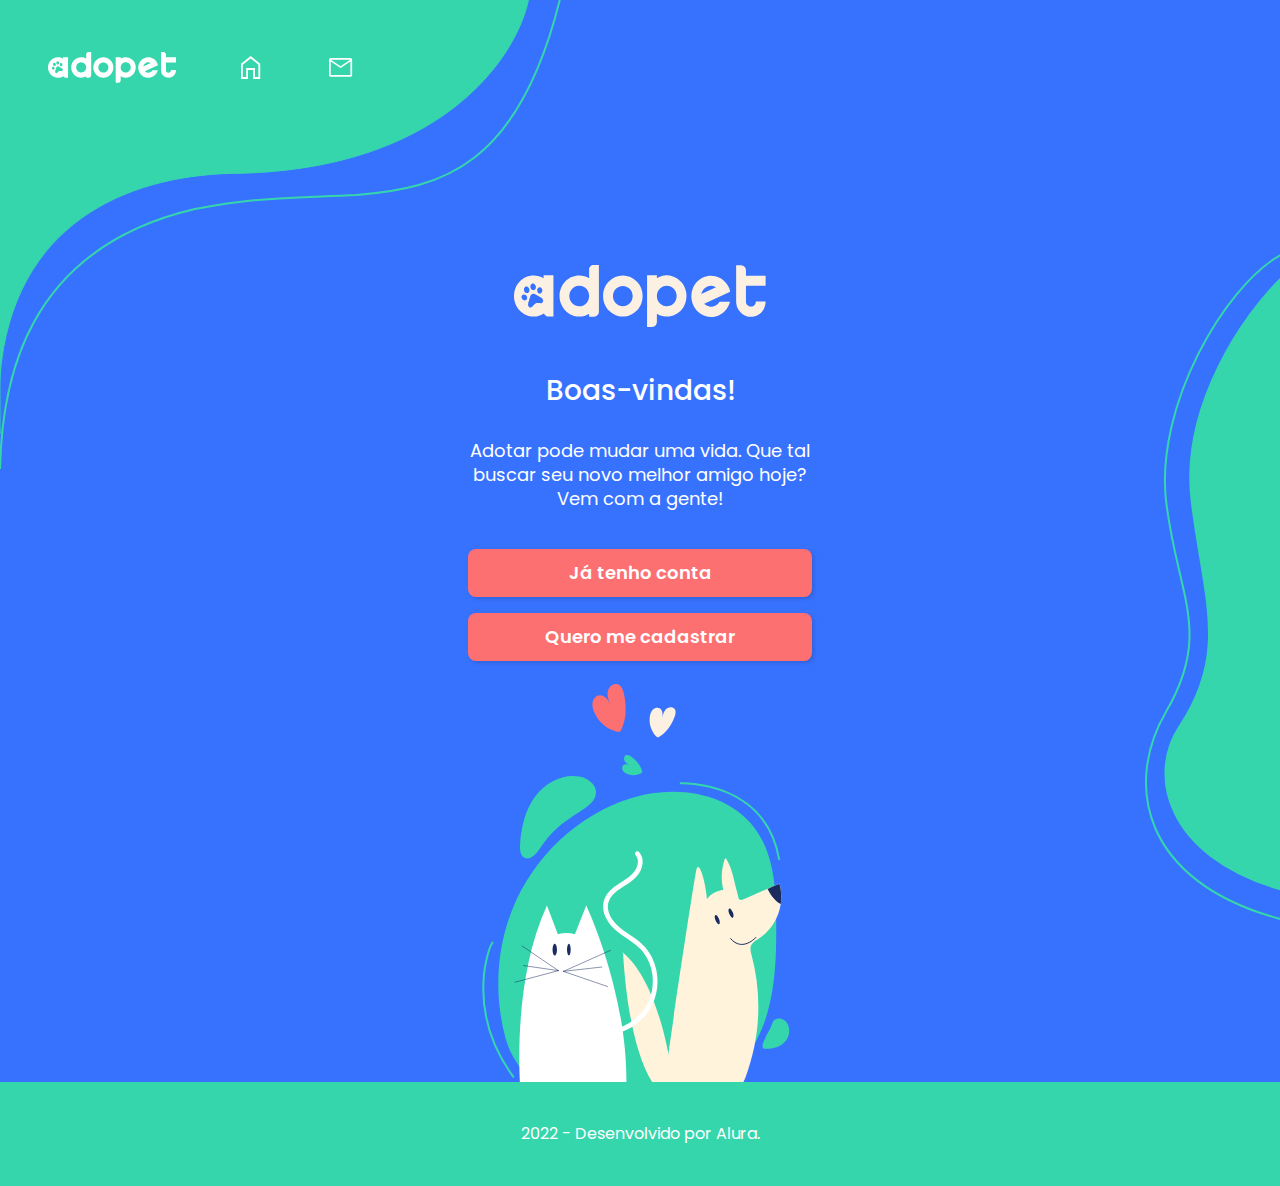
<file: index.html>
<!DOCTYPE html>
<html lang="pt-BR">
  <head>
    <meta charset="UTF-8" />
    <meta name="viewport" content="width=device-width, initial-scale=1.0" />
    <title>adopet - Boas-vindas!</title>
    <link rel="preconnect" href="https://fonts.googleapis.com" />
    <link rel="preconnect" href="https://fonts.gstatic.com" crossorigin />
    <link href="https://fonts.googleapis.com/css2?family=IBM+Plex+Sans:wght@500&family=Poppins:wght@400;600&display=swap" rel="stylesheet" />
    <link rel="stylesheet" href="assets/css/base/reset.css" />
    <link rel="stylesheet" href="assets/css/base/base.css" />
    <link rel="stylesheet" href="assets/css/componentes/botao.css" />
    <link rel="stylesheet" href="assets/css/componentes/cabecalho.css" />
    <link rel="stylesheet" href="assets/css/componentes/chamada.css" />
    <link rel="stylesheet" href="assets/css/componentes/rodape.css" />
    <link rel="stylesheet" href="assets/css/style-index.css" />
  </head>

  <body class="fundo__inicial">
    <header class="cabecalho">
      <section class="cabecalho__container home">
        <nav class="cabecalho__icones">
          <a href="/index.html" class="icone__cabecalho cabecalho__logo">
            <img src="assets/img/Logo_cabecalho.svg" class="cabecalho__logo_icone" alt="Logo da adopet" />
          </a>
          <a href="/index.html" class="icone__cabecalho cabecalho__home">
            <img src="assets/img/Casa.svg" class="cabecalho__home_icone" alt="Home" />
          </a>
          <a href="/mensagem.html" class="icone__cabecalho cabecalho__contato">
            <img src="assets/img/Mensagens.svg" class="cabecalho__contato_icone" alt="Contatos" />
          </a>
        </nav>
      </section>
    </header>
    <main>
      <section class="chamada__container">
        <section class="logo__index">
          
        </section>
        <h3 class="chamada__titulo">Boas-vindas!</h3>
        <p class="chamada__texto">Que tal mudar sua vida adotando seu novo melhor amigo? Vem com a gente!</p>
        <p class="chamada__texto__2">Adotar pode mudar uma vida. Que tal buscar seu novo melhor amigo hoje?
          Vem com a gente!</p>
        <section class="botao__container">
          <button class="botao"><a href="/login.html">Já tenho conta</a></button>
          <button class="botao"><a href="/cadastro.html">Quero me cadastrar</a></button>
        </section>
      </section>
      <!-- <section class="ilustracao__container">
      <img src="/assets/img/Ilustração 1.svg" class="ilustracao__1">
      </section> -->
    </main>
    <footer>
      <section class="rodape rodape__inicial">
        <p>2022 - Desenvolvido por Alura.</p>
      </section>
    </footer>
  </body>
</html>
</file>
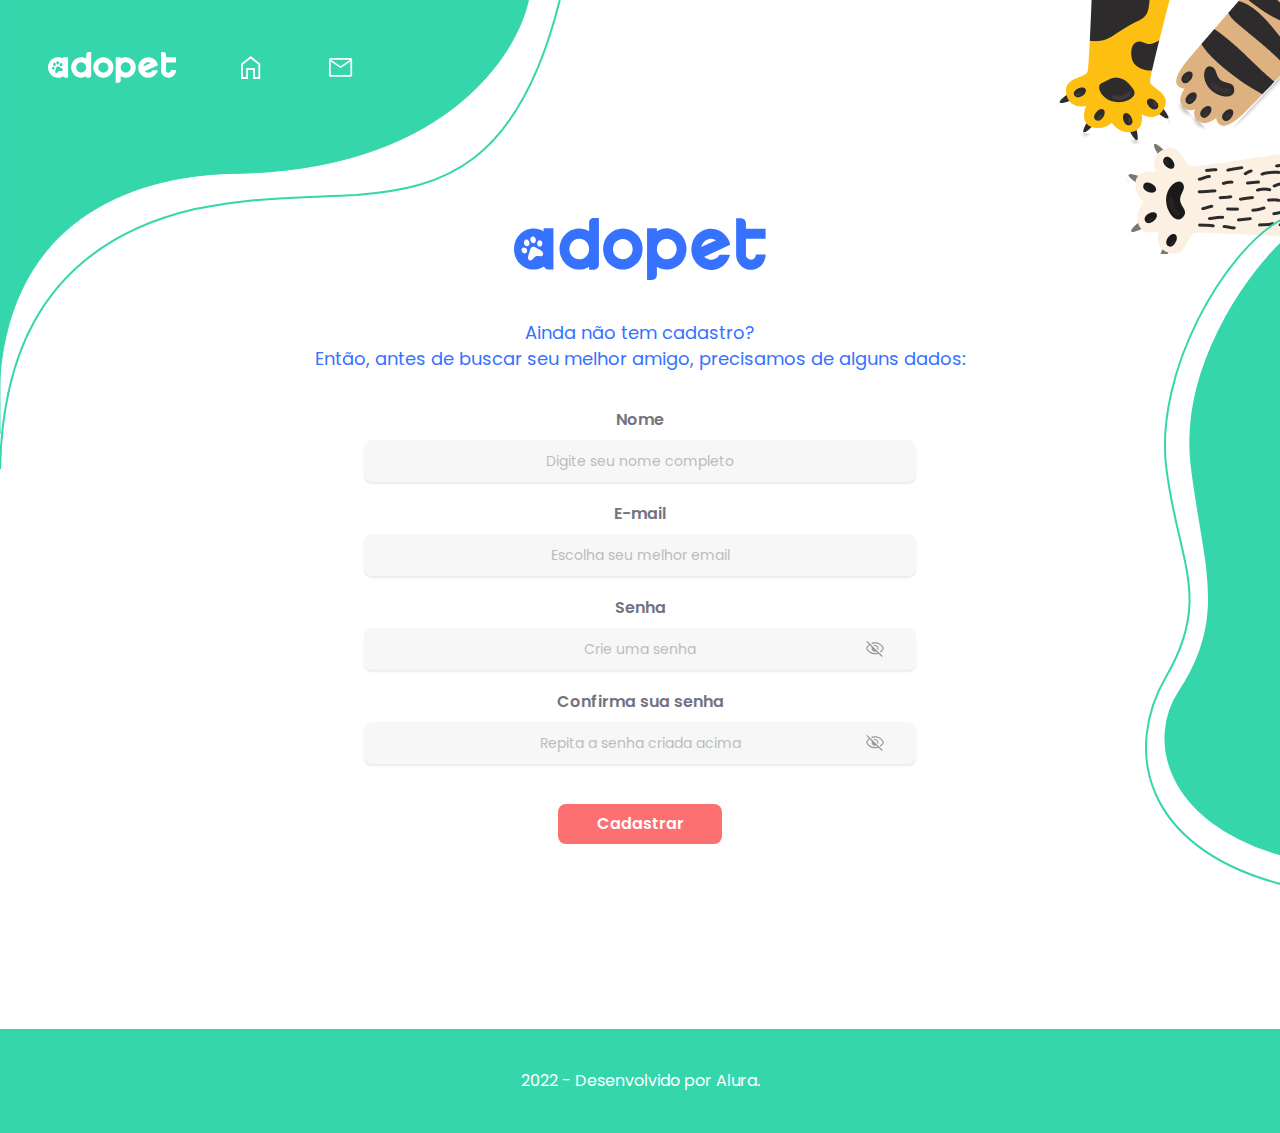
<file: cadastro.html>
<!DOCTYPE html>
<html lang="pt-BR">
  <head>
    <meta charset="UTF-8" />
    <meta name="viewport" content="width=device-width, initial-scale=1.0" />
    <title>adopet - Cadastre-se</title>
    <link rel="preconnect" href="https://fonts.googleapis.com" />
    <link rel="preconnect" href="https://fonts.gstatic.com" crossorigin />
    <link href="https://fonts.googleapis.com/css2?family=IBM+Plex+Sans:wght@500&family=Poppins:wght@400;600&display=swap" rel="stylesheet" />
    <link rel="stylesheet" href="assets/css/base/reset.css" />
    <link rel="stylesheet" href="assets/css/base/base.css" />
    <link rel="stylesheet" href="assets/css/componentes/botao.css" />
    <link rel="stylesheet" href="assets/css/componentes/cabecalho.css" />
    <link rel="stylesheet" href="assets/css/componentes/formulario.css" />
    <link rel="stylesheet" href="assets/css/componentes/rodape.css" />
    <link rel="stylesheet" href="assets/css/style-cadastro.css">
  </head>

  <body class="fundo__cadastro">
    <header class="cabecalho cabecalho__patas">
      <section class="cabecalho__container home">
        <nav class="cabecalho__icones">
          <a href="#" class="icone__cabecalho cabecalho__logo">
            <img src="assets/img/Logo_cabecalho.svg" class="cabecalho__logo_icone" alt="Logo da adopet" />
          </a>
          <a href="/index.html" class="icone__cabecalho cabecalho__home">
            <img src="assets/img/Casa.svg" class="cabecalho__home_icone" alt="Home" />
          </a>
          <a href="/mensagem.html" class="icone__cabecalho cabecalho__contato">
            <img src="assets/img/Mensagens.svg" class="cabecalho__contato_icone" alt="Contatos" />
          </a>
        </nav>
      </section>
    </header>
    <main>
      <section class="container chamada__container">
        <section class="logo__container">
          
        </section>
        <p class="chamada__cadastro">Ainda não tem cadastro?</p>
        <p class="chamada__cadastro">Então, antes de buscar seu melhor amigo, precisamos de alguns dados:</p>
      </section>
      <form class="formulario__container formulario_tipo_1" id="formulario__cadastro">
        <div class="input__container" id="email__usuario">
          <label class="label__cadastro" for="email">E-mail</label>
          <input class="input_cadastro" type="email" placeholder="Escolha seu melhor email" aria-label="Escolha seu melhor email" id="email" data-email required>
        </div>
        
        <div class="input__container" id="nome__usuario">
          <abell class="label__cadastro" for="nome">Nome</abell>
          <input class="input_cadastro" type="text" placeholder="Digite seu nome completo" aria-label="Digite seu nome completo" id="nome" pattern="^(?=.*[a-zA-Z]).{2,}$" title="O nome deve conter pelo menos duas letras." data-nome required>
        </div>
        
        <div class="input__container" id="senha__usuario">
          <label class="label__cadastro" for="senha">Senha</label>
          <input class="input_cadastro" type="password" placeholder="Crie uma senha" aria-label="Crie uma senha" id="senha" pattern="^(?=.*[a-z])(?=.*[0-9])(?!.*[ !@#$%^&*_=+-]).{6,12}$"  title="A senha deve conter de 6 a 12 caracteres, contendo pelo menos uma letra maiúscula, um número, e não deve conter símbolos (!@#$%^&*_=+-)." data-senha required>
          <i class="toggle__senha"><img src="/assets/img/Vector-password.svg" alt=""></i>
        </div>

        <div class="input__container" id="confirma__senha">
          <label class="label__cadastro" for="confirma_senha">Confirma sua senha</label><br>
          <input class="input_cadastro" type="password" placeholder="Repita a senha criada acima" aria-label="Repita a senha criada acima" id="confirma_senha" pattern="^(?=.*[a-z])(?=.*[0-9])(?!.*[ !@#$%^&*_=+-]).{6,12}$" title="A senha deve conter de 6 a 12 caracteres, contendo pelo menos uma letra maiúscula, um número, e não deve conter símbolos (!@#$%^&*_=+-)." data-confirma-senha required>
          <i class="toggle__senha"><img src="/assets/img/Vector-password.svg" alt=""></i>
        </div>
        <div>
        <button class="botao botao__cadastro">Cadastrar</button>
        </div>
      </form>
    </main>
    <footer>
      <section class="rodape">
        <p>2022 - Desenvolvido por Alura.</p>
      </section>
    </footer>
  </body>
  <script type="module" src="/assets/js/controller/cadastro-controller.js"></script>
</html>
</input>
</file>
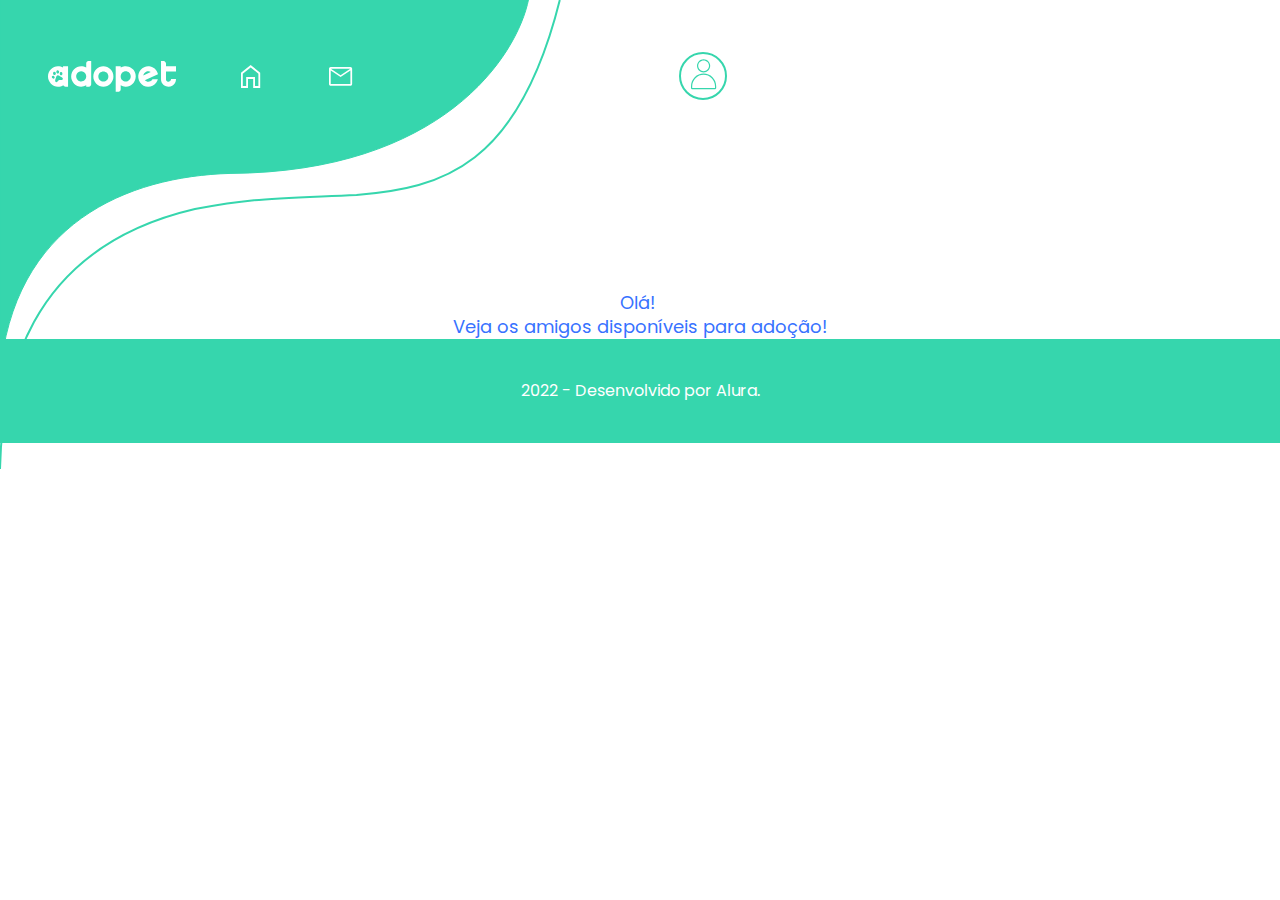
<file: home.html>
<!DOCTYPE html>
<html lang="pt-BR">
  <head>
    <meta charset="UTF-8" />
    <meta name="viewport" content="width=device-width, initial-scale=1.0" />
    <title>adopet - Login</title>
    <link rel="preconnect" href="https://fonts.googleapis.com" />
    <link rel="preconnect" href="https://fonts.gstatic.com" crossorigin />
    <link href="https://fonts.googleapis.com/css2?family=IBM+Plex+Sans:wght@500&family=Poppins:wght@400;600&display=swap" rel="stylesheet" />
    <link rel="stylesheet" href="assets/css/base/reset.css" />
    <link rel="stylesheet" href="assets/css/base/base.css" />
    <link rel="stylesheet" href="assets/css/componentes/botao.css" />
    <link rel="stylesheet" href="assets/css/componentes/cabecalho.css" />
    <link rel="stylesheet" href="assets/css/componentes/formulario.css" />
    <link rel="stylesheet" href="assets/css/componentes/rodape.css" />
    <link rel="stylesheet" href="assets/css/style-home.css"/>
  </head>

  <body class="fundo__cadastro">
    <header class="cabecalho">
      <section class="cabecalho__container home">
        <nav class="cabecalho__icones">
          <a href="#" class="icone__cabecalho cabecalho__logo">
            <img src="assets/img/Logo_cabecalho.svg" class="cabecalho__logo_icone" alt="Logo da adopet" />
          </a>
          <a href="/index.html" class="icone__cabecalho cabecalho__home">
            <img src="assets/img/Casa.svg" class="cabecalho__home_icone" alt="Home" />
          </a>
          <a href="/mensagem.html" class="icone__cabecalho cabecalho__contato">
            <img src="assets/img/Mensagens.svg" class="cabecalho__contato_icone" alt="Contatos" />
          </a>
          <a href="#" class="icone__cabecalho cabecalho__usuario">
            <img src="assets/img/Usuário.svg" class="cabecalho__usuario_icone_pequeno" alt="Contatos" />
            <img src="assets/img/Usuário_768px.svg" class="cabecalho__usuario_icone_medio" alt="Contatos" />
            <img src="assets/img/Usuário_1440px.svg" class="cabecalho__usuario_icone_grande" alt="Contatos" />
          </a>
        </nav>
      </section>
    </header>
    <main>
      <section class="container chamada__container">
        <p class="chamada__mensagem">Olá!&nbsp;</p><p class="chamada__mensagem">Veja os amigos disponíveis para adoção!</>
      </section>
      <section class="container__disponiveis">
        <ul class="lista__disponiveis">
        </ul>
      </section>

    <footer>
      <section class="rodape">
        <p>2022 - Desenvolvido por Alura.</p>
      </section>
    </footer>
    </body>
    <script type="module" src="/assets/js/controller/home-controller.js"></script>
    </html>
</file>
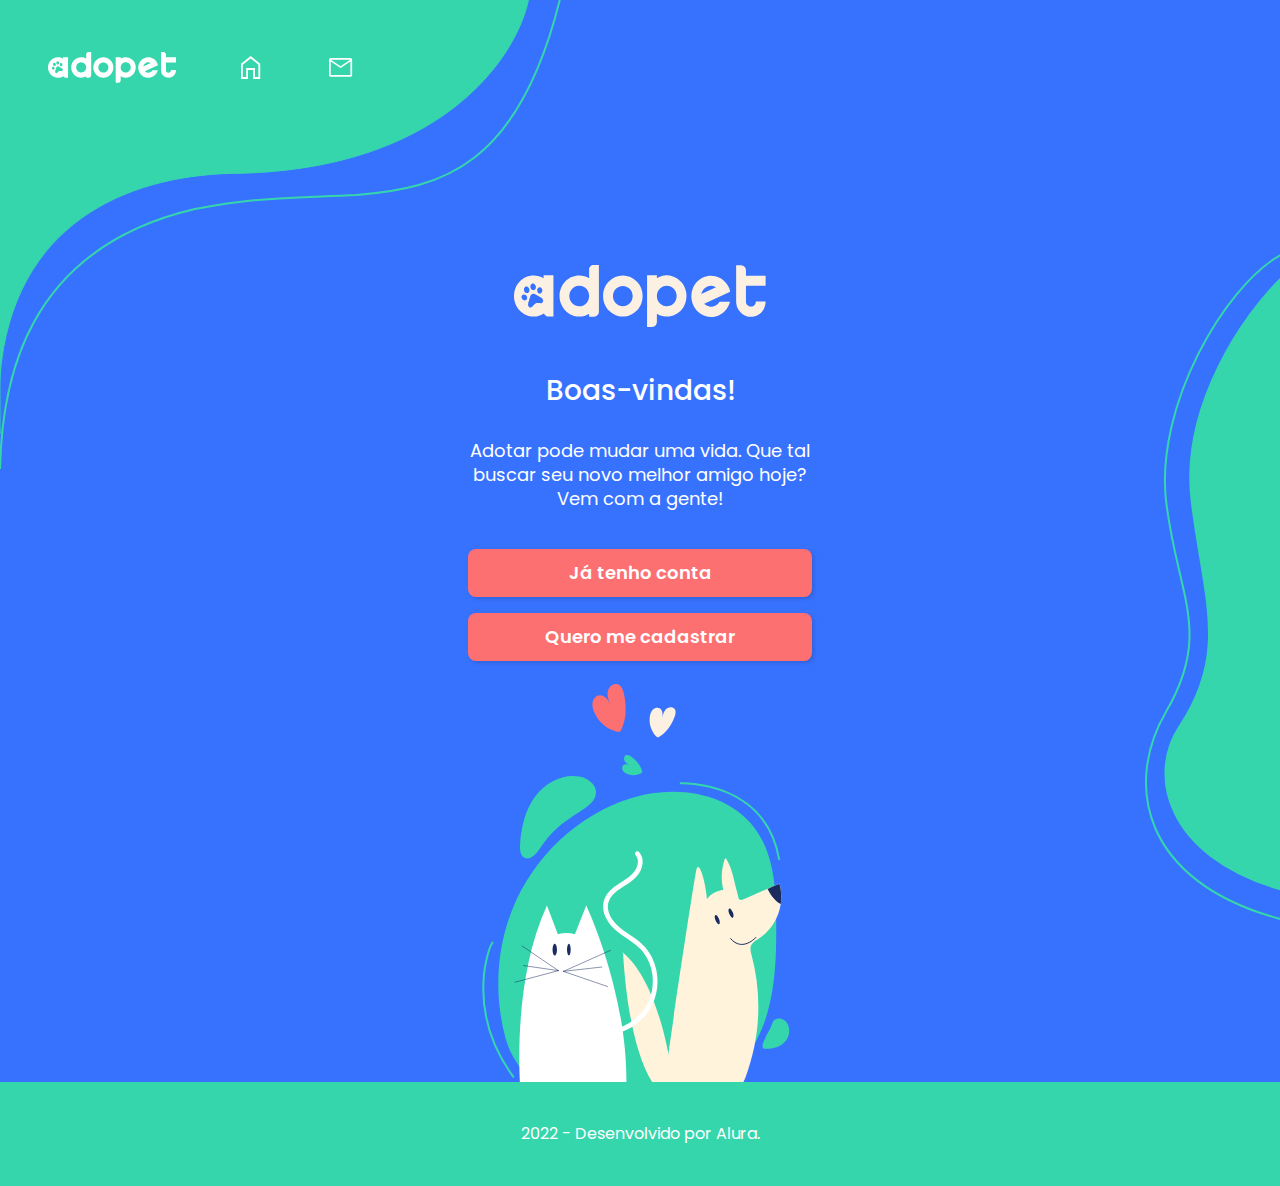
<file: inicial.html>
<!DOCTYPE html>
<html lang="pt-BR">
  <head>
    <meta charset="UTF-8" />
    <meta name="viewport" content="width=device-width, initial-scale=1.0" />
    <title>adopet - Boas-vindas!</title>
    <link rel="preconnect" href="https://fonts.googleapis.com" />
    <link rel="preconnect" href="https://fonts.gstatic.com" crossorigin />
    <link href="https://fonts.googleapis.com/css2?family=IBM+Plex+Sans:wght@500&family=Poppins:wght@400;600&display=swap" rel="stylesheet" />
    <link rel="stylesheet" href="assets/css/base/reset.css" />
    <link rel="stylesheet" href="assets/css/base/base.css" />
    <link rel="stylesheet" href="assets/css/componentes/botao.css" />
    <link rel="stylesheet" href="assets/css/componentes/cabecalho.css" />
    <link rel="stylesheet" href="assets/css/componentes/chamada.css" />
    <link rel="stylesheet" href="assets/css/componentes/rodape.css" />
    <link rel="stylesheet" href="assets/css/style-index.css" />
  </head>

  <body class="fundo__inicial">
    <header class="cabecalho">
      <section class="cabecalho__container home">
        <nav class="cabecalho__icones">
          <a href="#" class="icone__cabecalho cabecalho__logo">
            <img src="assets/img/Logo_cabecalho.svg" class="cabecalho__logo_icone" alt="Logo da adopet" />
          </a>
          <a href="#" class="icone__cabecalho cabecalho__home">
            <img src="assets/img/Casa.svg" class="cabecalho__home_icone" alt="Home" />
          </a>
          <a href="#" class="icone__cabecalho cabecalho__contato">
            <img src="assets/img/Mensagens.svg" class="cabecalho__contato_icone" alt="Contatos" />
          </a>
        </nav>
      </section>
    </header>
    <main>
      <section class="chamada__container">
        <section class="logo__index">
          
        </section>
        <h3 class="chamada__titulo">Boas-vindas!</h3>
        <p class="chamada__texto">Que tal mudar sua vida adotando seu novo melhor amigo? Vem com a gente!</p>
        <p class="chamada__texto__2">Adotar pode mudar uma vida. Que tal buscar seu novo melhor amigo hoje?
          Vem com a gente!</p>
        <section class="botao__container">
          <button class="botao"><a href="/login.html">Já tenho conta</a></button>
          <button class="botao"><a href="/cadastro.html">Quero me cadastrar</a></button>
        </section>
      </section>
      <!-- <section class="ilustracao__container">
      <img src="/assets/img/Ilustração 1.svg" class="ilustracao__1">
      </section> -->
    </main>
    <footer>
      <section class="rodape rodape__inicial">
        <p>2022 - Desenvolvido por Alura.</p>
      </section>
    </footer>
  </body>
</html>
</file>
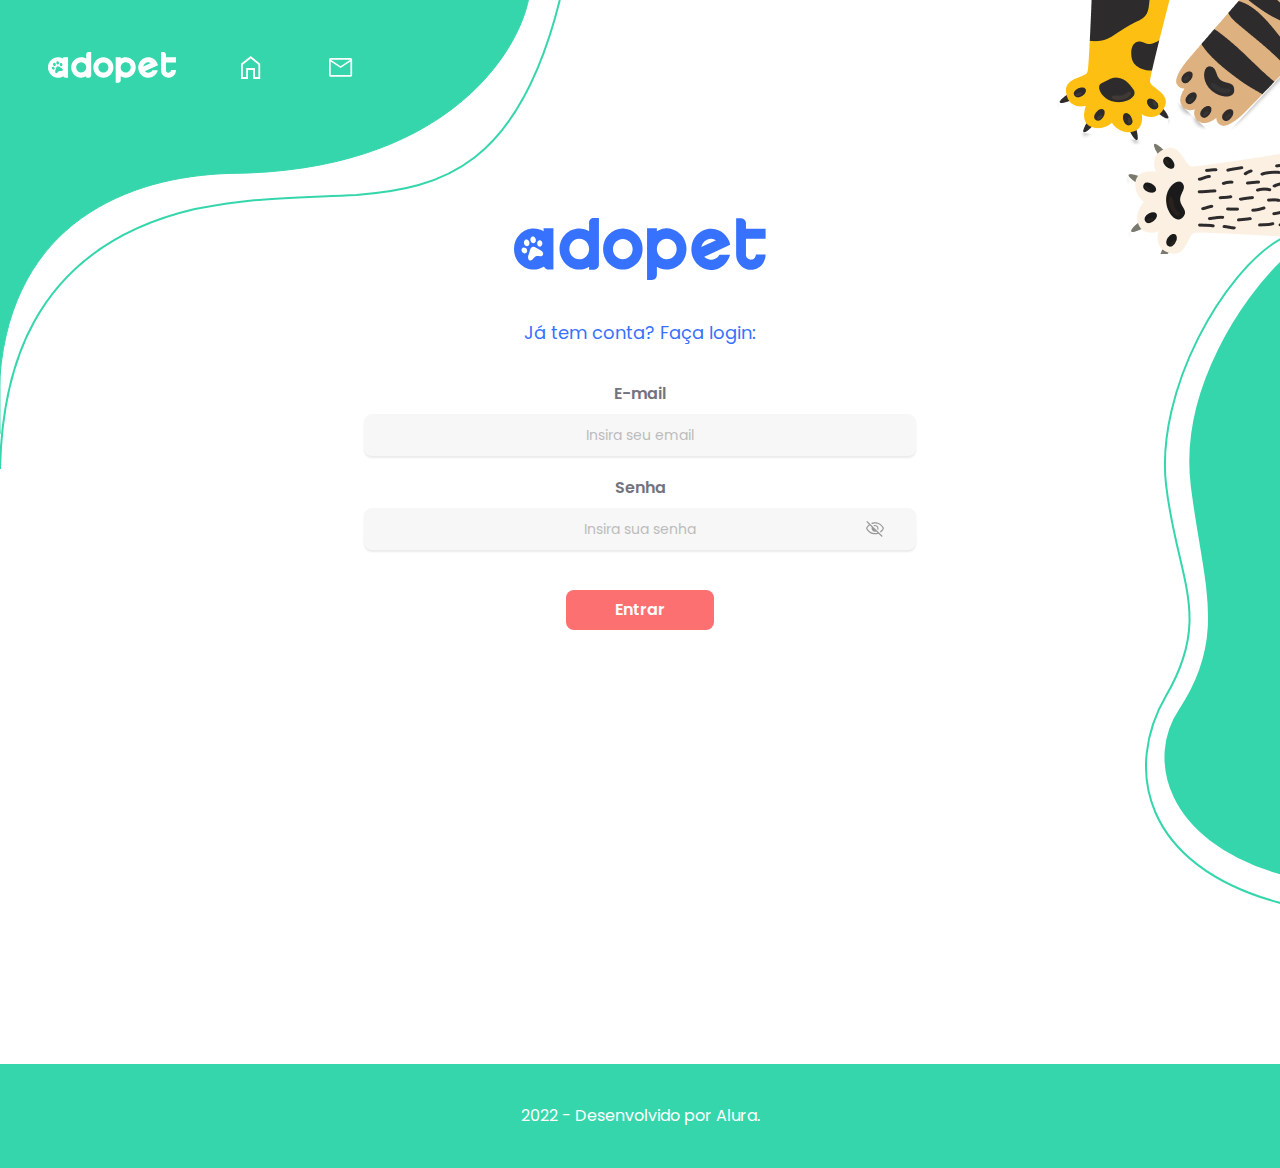
<file: login.html>
<!DOCTYPE html>
<html lang="pt-BR">
  <head>
    <meta charset="UTF-8" />
    <meta name="viewport" content="width=device-width, initial-scale=1.0" />
    <title>adopet - Login</title>
    <link rel="preconnect" href="https://fonts.googleapis.com" />
    <link rel="preconnect" href="https://fonts.gstatic.com" crossorigin />
    <link href="https://fonts.googleapis.com/css2?family=IBM+Plex+Sans:wght@500&family=Poppins:wght@400;600&display=swap" rel="stylesheet" />
    <link rel="stylesheet" href="assets/css/base/reset.css" />
    <link rel="stylesheet" href="assets/css/base/base.css" />
    <link rel="stylesheet" href="assets/css/componentes/botao.css" />
    <link rel="stylesheet" href="assets/css/componentes/cabecalho.css" />
    <link rel="stylesheet" href="assets/css/componentes/formulario.css" />
    <link rel="stylesheet" href="assets/css/componentes/rodape.css" />
    <link rel="stylesheet" href="assets/css/style-login.css">
  </head>

  <body class="fundo__cadastro">
    <header class="cabecalho cabecalho__patas">
      <section class="cabecalho__container home">
        <nav class="cabecalho__icones">
          <a href="#" class="icone__cabecalho cabecalho__logo">
            <img src="assets/img/Logo_cabecalho.svg" class="cabecalho__logo_icone" alt="Logo da adopet" />
          </a>
          <a href="/index.html" class="icone__cabecalho cabecalho__home">
            <img src="assets/img/Casa.svg" class="cabecalho__home_icone" alt="Home" />
          </a>
          <a href="/mensagem.html" class="icone__cabecalho cabecalho__contato">
            <img src="assets/img/Mensagens.svg" class="cabecalho__contato_icone" alt="Contatos" />
          </a>
        </nav>
      </section>
    </header>
    <main>
      <section class="container chamada__container">
        <section class="logo__container">
          
          </a>
        </section>
        <p class="chamada__cadastro">Já tem conta? Faça login:</p>
      </section>
      <form class="formulario__container">
        <div class="input__container">
        <label class="label__cadastro" for="email">E-mail</label>
        <input class="input_cadastro input__login__email" type="email" placeholder="Insira seu email" aria-label="Insira seu email" id="email" data-email required>
        </div>
        
        <div class="input__container">
        <label class="label__cadastro" for="senha">Senha</label>
        <input class="input_cadastro input__login__senha" type="password" placeholder="Insira sua senha" aria-label="Insira sua senha" id="senha" data-senha required>
        <i class="toggle__senha"><img src="/assets/img/Vector-password.svg" alt=""></i>
        </div>
        <a class="recuperar__senha" href="#">Esqueci minha senha.</a>
        <button class="botao botao__login">Entrar</button>
      </form>
      
    </main>
    <footer>
      <section class="rodape">
        <p>2022 - Desenvolvido por Alura.</p>
      </section>
    </footer>
  </body>
  <script type="module" src="/assets/js/controller/login-controller.js"></script>
</html>

</input>
</file>
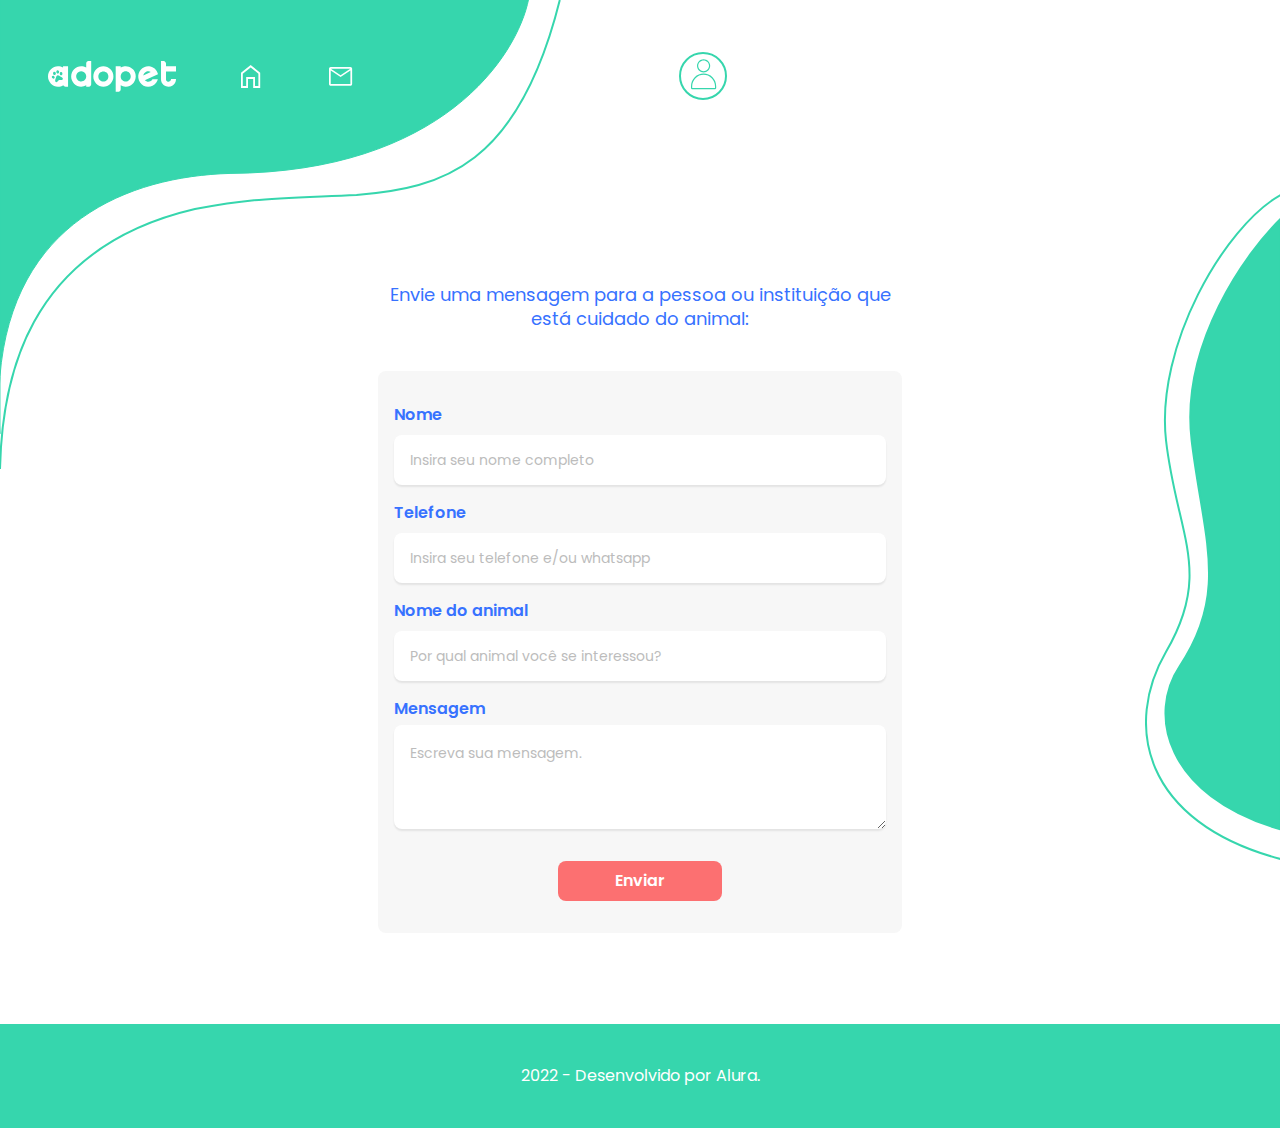
<file: mensagem.html>
<!DOCTYPE html>
<html lang="pt-BR">
  <head>
    <meta charset="UTF-8" />
    <meta name="viewport" content="width=device-width, initial-scale=1.0" />
    <title>adopet - Login</title>
    <link rel="preconnect" href="https://fonts.googleapis.com" />
    <link rel="preconnect" href="https://fonts.gstatic.com" crossorigin />
    <link href="https://fonts.googleapis.com/css2?family=IBM+Plex+Sans:wght@500&family=Poppins:wght@400;600&display=swap" rel="stylesheet" />
    <link rel="stylesheet" href="assets/css/base/reset.css" />
    <link rel="stylesheet" href="assets/css/base/base.css" />
  
    <link rel="stylesheet" href="assets/css/componentes/botao.css" />
    <link rel="stylesheet" href="assets/css/componentes/cabecalho.css" />
    <link rel="stylesheet" href="assets/css/componentes/formulario.css" />
    <link rel="stylesheet" href="assets/css/componentes/rodape.css" />
    <link rel="stylesheet" href="assets/css/style-mensagem-perfil.css"/>
  </head>

  <body class="fundo__cadastro">
    <header class="cabecalho">
      <section class="cabecalho__container home">
        <nav class="cabecalho__icones">
          <a href="#" class="icone__cabecalho cabecalho__logo">
            <img src="assets/img/Logo_cabecalho.svg" class="cabecalho__logo_icone" alt="Logo da adopet" />
          </a>
          <a href="/index.html" class="icone__cabecalho cabecalho__home">
            <img src="assets/img/Casa.svg" class="cabecalho__home_icone" alt="Home" />
          </a>
          <a href="/mensagem.html" class="icone__cabecalho cabecalho__contato">
            <img src="assets/img/Mensagens.svg" class="cabecalho__contato_icone" alt="Contatos" />
          </a>
          <a href="#" class="icone__cabecalho cabecalho__usuario">
            <img src="assets/img/Usuário.svg" class="cabecalho__usuario_icone_pequeno" alt="Contatos" />
            <img src="assets/img/Usuário_768px.svg" class="cabecalho__usuario_icone_medio" alt="Contatos" />
            <img src="assets/img/Usuário_1440px.svg" class="cabecalho__usuario_icone_grande" alt="Contatos" />
          </a>
        </nav>
      </section>
    </header>
    <main>
      <section class="container chamada__container">
        <p class="chamada__mensagem">Envie uma mensagem para a pessoa ou instituição que está cuidado do animal:</p>
      </section>
      <form class="formulario__container">
        <div class="input__container">
          <label class="label__mensagem" for="email">Nome</label>
          <input class="input__mensagem" type="text" placeholder="Insira seu nome completo" aria-label="Insira seu nome completo" id="text">
        </div>

        <div class="input__container">
          <label class="label__mensagem" for="email">Telefone</label>
          <input class="input__mensagem" type="text" placeholder="Insira seu telefone e/ou whatsapp" aria-label="Insira seu telefone e/ou whatsapp" id="text">
        </div>

          <div class="input__container">
            <label class="label__mensagem" for="email">Nome do animal</label>
            <input class="input__mensagem" type="text" placeholder="Por qual animal você se interessou?" aria-label="Por qual animal você se interessou?" id="text">
          </div>

          <div class="input__container">
            <label class="label__mensagem" for="email">Mensagem</label>
            <textarea class="input__mensagem input__campo__mensagem" type="text" placeholder="Escreva sua mensagem." aria-label="Escreva sua mensagem." id="text"></textarea>
          </div>
          <button class="botao botao__mensagem">Enviar</button>
          </form>
        </main>
        <footer>
          <section class="rodape">
            <p>2022 - Desenvolvido por Alura.</p>
          </section>
        </footer>
      </body>
    </html>
</file>
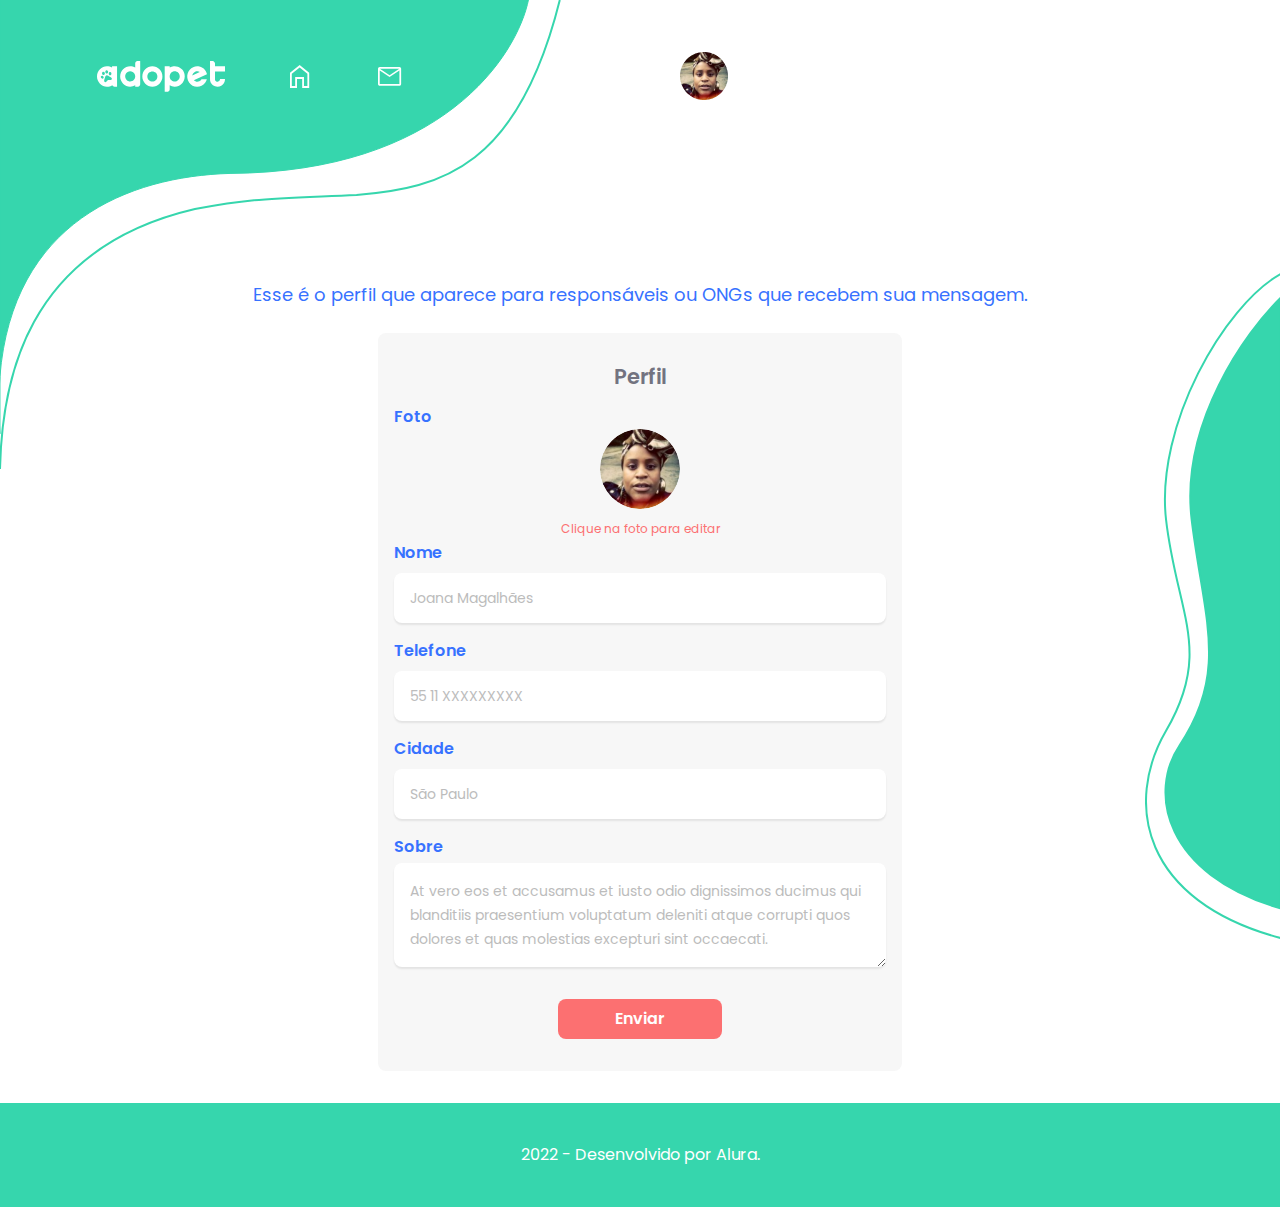
<file: perfil.html>
<!DOCTYPE html>
<html lang="pt-BR">
  <head>
    <meta charset="UTF-8" />
    <meta name="viewport" content="width=device-width, initial-scale=1.0" />
    <title>adopet - Login</title>
    <link rel="preconnect" href="https://fonts.googleapis.com" />
    <link rel="preconnect" href="https://fonts.gstatic.com" crossorigin />
    <link href="https://fonts.googleapis.com/css2?family=IBM+Plex+Sans:wght@500&family=Poppins:wght@400;600&display=swap" rel="stylesheet" />
    <link rel="stylesheet" href="assets/css/base/reset.css" />
    <link rel="stylesheet" href="assets/css/base/base.css" />
  
    <link rel="stylesheet" href="assets/css/componentes/botao.css" />
    <link rel="stylesheet" href="assets/css/componentes/cabecalho.css" />
    <link rel="stylesheet" href="assets/css/componentes/formulario.css" />
    <link rel="stylesheet" href="assets/css/componentes/rodape.css" />
    <link rel="stylesheet" href="assets/css/style-mensagem-perfil.css"/>
  </head>

  <body class="fundo__cadastro">
    <header class="cabecalho">
      <section class="cabecalho__container home">
        <nav class="cabecalho__icones">
          <a href="#" class="icone__cabecalho cabecalho__logo__perfil">
            <img src="assets/img/Logo_cabecalho.svg" class="cabecalho__logo_icone" alt="Logo da adopet" />
          </a>
          <a href="/index.html" class="icone__cabecalho cabecalho__home">
            <img src="assets/img/Casa.svg" class="cabecalho__home_icone" alt="Home" />
          </a>
          <a href="/mensagem.html" class="icone__cabecalho cabecalho__contato">
            <img src="assets/img/Mensagens.svg" class="cabecalho__contato_icone" alt="Contatos" />
          </a>
          <a href="#" class="icone__cabecalho cabecalho__usuario__perfil">
            <img src="assets/img/Ellipse 1.png" class="cabecalho__usuario_icone_pequeno" alt="Contatos" />
            <img src="assets/img/Ellipse_1_768px.png" class="cabecalho__usuario_icone_medio" alt="Contatos" />
            <img src="assets/img/Ellipse_1_1440px.png" class="cabecalho__usuario_icone_grande" alt="Contatos" />
          </a>
        </nav>
      </section>
    </header>
    <main>
      <section class="container chamada__container__perfil">
        <p class="chamada__mensagem">Esse é o perfil que aparece para responsáveis ou ONGs que recebem sua mensagem.</p>
      </section>
      <form class="formulario__container__perfil">
        <p class="formulario__titulo">Perfil</p>

        <div class="foto__container">
          <label class="label__mensagem">Foto</label>
          <!-- <img class="formulario__foto-perfil" src="/assets/img/Ellipse 2.png" alt="Sua foto de perfil."> -->
          <a href="#" class="perfil__editar__foto"> 
            <img class="formulario__foto-perfil" src="/assets/img/Ellipse 2.png" alt="Sua foto de perfil."><br>
            Clique na foto para editar</a>
        </div>

        <div class="input__container">
          <label class="label__mensagem" for="nome">Nome</label>
          <input class="input__mensagem" placeholder="Joana Magalhães" aria-label="Joana Magalhães" id="nome">
        </div>

        <div class="input__container">
          <label class="label__mensagem" for="telefone">Telefone</label>
          <input class="input__mensagem" placeholder="55 11 XXXXXXXXX" aria-label="55 11 XXXXXXXXX" id="telefone">
        </div>

          <div class="input__container">
            <label class="label__mensagem" for="cidade">Cidade</label>
            <input class="input__mensagem" placeholder="São Paulo" aria-label="São Paulo" id="cidade">
          </div>

          <div class="input__container">
            <label class="label__mensagem" for="sobre">Sobre</label>
            <textarea class="input__mensagem input__campo__sobre" type="text" placeholder="At vero eos et accusamus et iusto odio dignissimos ducimus qui blanditiis praesentium voluptatum deleniti atque corrupti quos dolores et quas molestias excepturi sint occaecati." aria-label="At vero eos et accusamus et iusto odio dignissimos ducimus qui blanditiis praesentium voluptatum deleniti atque corrupti quos dolores et quas molestias excepturi sint occaecati." id="sobre"></textarea>
          </div>
          <button class="botao botao__mensagem">Enviar</button>
          </form>
        </main>
        <footer>
          <section class="rodape">
            <p>2022 - Desenvolvido por Alura.</p>
          </section>
        </footer>
      </body>
    </html>
</file>
<file: assets/css/base/base.css>
@import url(_variaveis.css);
@import url(../componentes/chamada.css);

body {
  background-image: url(../../img/Forma_1_360px.svg);
  background-repeat: no-repeat;
}

main {
  display: flex;
  flex-direction: column;
  align-items: center;
  width: 100%;
}

@media (min-width: 768px) {
  body {
    background-image: url(../../img/Forma_1_768px.svg);
    background-repeat: no-repeat;
  }
}
</file>
<file: assets/css/componentes/botao.css>
.botao {
  background-color: var(--coral);
  border-radius: 8px;
  color: var(--branco);
  font: var(--botao);
  margin-top: 1rem;
  border: none;
  height: 2.5rem;
  width: 11.25rem;
  box-shadow: 2px 2px 4px #00000025;
  padding: 0;
}

.botao__cadastro {
  margin-top: 1.5rem;
  margin-bottom: 6.5rem;
  width: 9.25rem;
  box-shadow: none;
}

.botao__mensagem {
  margin-top: 1rem;
  margin-bottom: 2rem;
  width: 9.25rem;
  box-shadow: none;
}

.botao__login {
  margin-top: 1.5rem;
  margin-bottom: 16rem;
  width: 9.25rem;
  box-shadow: none;
}

@media (min-width: 768px) {
  .botao__cadastro {
    width: 10.25rem;
    margin-top: 2.5rem;
    margin-bottom: 11.565rem;
  }

  .botao__login {
    margin-top: 2.5rem;
    margin-bottom: 27.125rem;
  }

  .botao__mensagem {
    width: 10.25rem;
  }
}

@media (min-width: 1440px) {
  .botao__cadastro {
    margin-top: 2rem;
    margin-bottom: 9.45rem;
  }
  
  .botao__login {
    margin-top: 2rem;
    margin-bottom: 22rem;
  }
}
</file>
<file: assets/css/componentes/cabecalho.css>
.cabecalho {
  display: grid;
  grid-template-columns: 50% 50%;
}

.cabecalho__patas {
  background-image: url(../../img/Patas.svg);
  background-repeat: no-repeat;
  background-position: right top;
  padding-bottom: 7rem;
  margin-bottom: -7rem;
}

.cabecalho__icones {
  display: flex;
  align-items: center;
  left: 0;
  margin-top: 3rem;
}

.cabecalho__splash {
  position: absolute;
  z-index: -1;
}

.cabecalho__logo {
  width: 0;
  height: 0;
}

.cabecalho__logo__perfil {
  width: 0;
  height: 0;
}

.cabecalho__home {
  margin-left: 3rem;
  margin-right: 3.5rem;
}

.cabecalho__usuario {
  margin-left: 8rem;
}

.cabecalho__usuario__perfil {
  margin-left: 8rem;
}

.cabecalho__usuario_icone_pequeno {
  display: inline;
}

.cabecalho__usuario_icone_medio {
  display: none;
}

.cabecalho__usuario_icone_grande {
  display: none;
}

@media (min-width: 768px) {
  .cabecalho__patas {
    background-image: url(../../img/Patas_768px.png);
    background-repeat: no-repeat;
    background-position: right top;
    padding-bottom: 10.5rem;
    margin-bottom: -10.5rem;
  }
  
  .cabecalho__icones {
    margin-top: 3.25rem;
  }

  .cabecalho__icones__perfil {
    margin-top: 3.25rem;
  }

  .cabecalho__logo {
    width: auto;
    height: auto;
    margin-left: 3rem;
  }

  .cabecalho__logo__perfil {
    width: auto;
    height: auto;
    margin-left: 6.075rem;
  }

  .cabecalho__home {
    margin-left: 4.0625rem;
    margin-right: 4.25rem;
  }

  .cabecalho__usuario {
    margin-left: 20.375rem;
  }

  .cabecalho__usuario__perfil {
    margin-left: 17.35rem;
  }
  
  .cabecalho__usuario_icone_pequeno {
    display: none;
  }

  .cabecalho__usuario_icone_medio {
    display: inline;
  }

  .cabecalho__usuario_icone_grande {
    display: none;
  }
}

@media (min-width: 1440px) {  
  .cabecalho__patas {
    background-image: url(../../img/Patas.png);
    background-repeat: no-repeat;
    background-position: right top;
    padding-bottom: 12.5rem;
    margin-bottom: -12.5rem;
    position: absolute;
    width: 100%;
  }

  .cabecalho__icones {
    margin-top: 3rem;
  }

  .cabecalho__icones__perfil {
    margin-top: 3rem;
  }

  .cabecalho__logo {
    width: auto;
    height: auto;
    margin-left: 10.075rem;
  }

  .cabecalho__logo__perfil {
    width: auto;
    height: auto;
    margin-left: 10.075rem;
  }

  .cabecalho__home {
    margin-left: 3rem;
    margin-right: 2rem;
  }

  .cabecalho__usuario {
    margin-left: 50.365rem;
  }

  .cabecalho__usuario__perfil {
    margin-left: 50.365rem;
  }

  .cabecalho__usuario_icone_pequeno {
    display: none;
  }

  .cabecalho__usuario_icone_medio {
    display: none;
  }

  .cabecalho__usuario_icone_grande {
    display: inline;
}
}
</file>
<file: assets/css/componentes/chamada.css>
.logo__container {
  background-image: url(../../img/Logo_2.svg);
  background-repeat: no-repeat;
  background-position: center;
  position: relative;
  height: 2.5rem;
  width: 100%;
  margin-top: 5rem;
  margin-bottom: 1.5rem;
}

.logo__index {
  background-image: url(../../img/Logo_branca_360px.svg);
  background-repeat: no-repeat;
  background-position: center;
  position: relative;
  height: 3rem;
  width: 100%;
}

.chamada__cadastro {
  font: var(--paragrafo);
  text-align: center;
}

.chamada__cadastro:first-of-type {
  margin-bottom: 1rem;
}

.chamada__mensagem {
  font: var(--paragrafo);
  text-align: center;
}

.chamada__titulo {
  font: var(--chamada-titulo);
  height: 3rem;
  margin: 1rem 0;
}

.chamada__texto {
  font: var(--paragrafo);
  margin-bottom: 0.5rem;
}

@media (min-width: 768px) {
  .logo__container {
    background-image: url(../../img/Logo_azul_768px.svg);
    height: 3.9rem;
    width: 100%;
    margin-top: 9.5rem;
    margin-bottom: 2.5rem;
  }

  .logo__index {
    background-image: url(../../img/Logo_branca_768px.svg);
    height: 3.875rem;
  }
  
  .chamada__cadastro {
    font-size: 18px;
    line-height: 26px;
    width: 100%;
  }

  .chamada__cadastro:first-of-type {
    margin-bottom: 0;
  }

  .chamada__mensagem {
    font-size: 18px;
  }
}

@media (min-width: 1140px) {
  .logo__container {
    margin-top: 8.25rem;
  }

}
</file>
<file: assets/css/componentes/rodape.css>
footer {
  width: 100%;
  bottom: 0;
}

.rodape {
  background-color: var(--verde);
  color: var(--branco);
  font: var(--paragrafo);
  
  height: 104px;
  width: 100%;

  display: flex;
  flex-direction: column;
  justify-content: center;
  text-align: center;
}

@media (width:1440px) {

  .rodape {
  height: 5.5rem;
  }
}
</file>
<file: assets/css/style-index.css>
body {
  height: 64rem;
}

main {
  position: relative;
  display: flex;
  background-image: url(../img/Forma\ 2_rigth_mobile.svg);
  background-repeat: no-repeat;
  background-position: right top 8.125rem;
}

.logo__container {
  position: relative;
  height: 100%;
  width: 100%;
  margin-top: 2rem;
}

.corpo__splash {
  position: absolute;
  z-index: -1;
  right: 0%;
  top: 12.5rem;
}

.fundo__inicial {
  background-color: var(--azul-padrao);
  height: 100%;
}

.logo__container {
  display: flex;
  justify-content: center;

}

.chamada__container {
  background-image: url(../img/Ilustração\ 1.svg);
  background-repeat: no-repeat;
  background-position: left 2.10rem bottom -1.25rem;
  color: var(--branco);
  display: flex;
  flex-direction: column;
  margin-top: 6rem;
  padding-bottom: 19.9375rem;
  text-align: center;
  width: 22.5rem;
}

.chamada__titulo {
  font: var(--chamada-titulo);
  height: 3rem;
  margin-top: 1.5rem;
  margin-bottom: 1rem;
}

.chamada__texto {
  font: var(--paragrafo);
  margin-bottom: 0.5rem;
  margin-left: 3.5rem;
  margin-right: 3.5rem;
}

.chamada__texto__2 {
  display: none;
}

.ilustracao__container {
  position: relative;
  display: flex;
  flex-direction: column;
  align-items: center;
}

.ilustracao__1 {
  margin-bottom: -1.5rem;
  margin-right: 20%;
  z-index: -1;
}

@media (min-width: 768px) {
  main {
    background-image: url(../../assets/img/Forma\ 2_right_768px.svg);
    background-position: right top 10.5rem;
    width: 100%;
  }

  .chamada__container {
    background-image: url(../img/Ilustração_1_768px.svg);
    background-position: bottom -1.5rem left calc(50% - 1.25rem);
    margin-top: 11.1875rem;
    padding-bottom: 26.3125rem;
    width: 48rem;
  }

  .botao__container {
    display: flex;
    flex-direction: column;
    align-items: center;
  }

  .chamada__titulo {
    font: var(--chamada-titulo-2);
    margin-top: 2.5rem;
    margin-bottom: 1.5rem;
  }

  .chamada__texto {
    display: none;
  }

  .chamada__texto__2 {
    font: var(--paragrafo);
    display: initial;
    font-size: 1.125rem;
    margin-left: 13.25rem;
    margin-right: 13.25rem;
  }

  .botao {
  font-size: 18px;
  height: 3rem;
  width: 21.5rem;
  }

  .botao:first-of-type {
    margin-top: 2.375rem;
  }
}

@media (min-width: 1440px) {
  main {
    background-image: url(../../assets/img/Forma\ 2_right_768px.svg);
    background-position: right top 5.375rem;
    width: 100%;
  }

  .chamada__container {
    background-position: bottom -1.5rem left calc(50% - 1.25rem);
    margin-top: 2.5rem;
    width: 100%;
    padding-bottom: 27.625rem;
  }

  .chamada__texto__2 {
    margin-left: 29.75rem;
    margin-right: 29.75rem;
  }
  
  .botao {
    width: 22.625rem;
  }
}
</file>
<file: assets/css/componentes/formulario.css>
.formulario__container {
  display: flex;
  flex-direction: column;
  align-items: center;
  width: 100%;
}

.formulario__titulo {
  font: 600 21px/24px 'Poppins', serif;
  margin-bottom: 1rem;
  color: #737380;
}

.label__cadastro {
  color: #737380;
  font: var(--label-cadastro);

}

.label__mensagem {
  color: var(--azul-padrao);
  font: var(--label-cadastro);

}

input {
  display: flex;
  height: 2.5rem;
  margin-top: 0.25rem;
  border-style: none;
  border-radius: .5rem;
  text-align: center;
  color: #737380;
}

input::placeholder {
  color: #BCBCBC;
  font: var(--input-cadastro);
}

.input__container {
  display: flex;
  align-items: center;
  justify-content: center;
  width: 34.5rem;
  flex-wrap: wrap;
}

.input_cadastro {
  background-color: var(--cinza);
  box-shadow: 0 2px 2px #00000015;
  color: #BCBCBC;
  font: var(--input-cadastro);
  width: 100%;
}

.input__mensagem {
  display: flex;
  text-align: left;
  box-shadow: 0 2px 2px #00000015;
  font: var(--input-cadastro);
  width: 100%;
  padding-left: 1rem;
  margin-bottom: 1rem;
}

.input__mensagem::placeholder {
  color: #BCBCBC;
  font: var(--input-cadastro);
}

.input__campo__mensagem {
  box-sizing: border-box;
  height: 10rem;
}

textarea {
  display: flex;
  height: 2.5rem;
  margin-top: 0.25rem;
  border-style: none;
  border-radius: .5rem;
  text-align: center;
  padding-top: 1rem;
}

.toggle__senha {
  margin-top: -2.5rem;
  padding-left: 85%;
}

.recuperar__senha {
  margin-top: .5rem;
  font: var(--input-cadastro);
  color: var(--coral);
  text-decoration: underline;
}

@media (min-width: 768px) {

  .label__cadastro {
    font-size: 18px;
  }

  input {
    margin-top: .5rem;
  }

  .input__mensagem {
    height: 3rem;
  }

  .label__cadastro {
    font-size: 18px;
    margin-top: 1.5rem;
  }

  .input__campo__mensagem {
    box-sizing: border-box;
    height: 6.5rem;
  }

  .input__campo__sobre {
    box-sizing: border-box;
    height: 6.5rem;
  }

  .formulario_tipo_1 div:first-child{
    order: 2;
  }

  .formulario_tipo_1 div:nth-child(2){
    order: 1;
  }

  .formulario_tipo_1 div:nth-child(3){
    order: 3;
  }

  .formulario_tipo_1 div:nth-child(4){
    order: 4;
  }

  .formulario_tipo_1 div:nth-child(5){
    order: 5;
  }
}

@media (min-width:1440px) {

  .input__campo__mensagem {
    height: 10.75rem;
  }

  .input__login__email {
    width: 34.5rem;
  }

  .input__login__senha {
    width: 22.625rem;
  }

  .formulario_tipo_1 div:first-child{
    width: 34.5rem;
  }

  .formulario_tipo_1 div:nth-child(2){
    width: 34.5rem;
  }

  .formulario_tipo_1 div:nth-child(3){
    width: 22.625rem;
  }

  .formulario_tipo_1 div:nth-child(4){
    width: 22.625rem;
  }
}
</file>
<file: assets/css/style-cadastro.css>
.splash__patas {
  position: absolute;
  right: 0;
}

main {
  background-image: url(../img/Forma\ 2.svg);
  background-repeat: no-repeat;
  background-position: left bottom 2rem;
}

.chamada__container {
  color: var(--azul-padrao);
  display: flex;
  flex-direction: column;
  align-items: center;
  text-align: center;
  padding-right: 1.5rem;
  padding-left: 1.5rem;
}

.label__cadastro {
  color: #737380;
  font: var(--label-cadastro);
  margin-top: 1.25rem;
}

@media (min-width: 768px) {

  main {
    background-image: url(../../assets/img/Forma\ 2_right_768px.svg);
    background-position: right bottom 9rem;
  }

  .chamada__container {
  padding-right: 7.625rem;
  padding-left: 7.625rem;
  margin-bottom: 1rem;
  }
}


@media (min-width: 1440px) {

  main {
    background-image: url(../../assets/img/Forma\ 2_right_768px.svg);
    background-position: right bottom 6rem;
  }

  .chamada__container {
  width: 34.5rem;
  margin-bottom: 1.75rem;
  }
}
</file>
<file: assets/css/style-home.css>
.chamada__container {
  color: var(--azul-padrao);
  display: flex;
  flex-direction: column;
  align-items: center;
  text-align: center;
  margin-top: 3rem;
}

.container__disponiveis {
  width: 100%;
  display: flex;
  justify-content: center;
}

.cartao__pet {
  margin-top: 1rem;
  display: flex;
  flex-wrap: wrap;
  background-color: #00000007;
  height: 196px;
  width: 360px;
}


.cartao__pet__foto {
  margin-top: 1.5rem;
  margin-bottom: 1.5rem;
  margin-right: 1rem;
  margin-left: 1.5rem;
  width: 148px;
  height: 148px;
}

.cartao__descricao {
  color: #737380;
  font: 400 14px/20px 'Poppins', serif;
  margin-top: 1rem;
  margin-bottom: 1rem;
  margin-right: 1.7rem;
}

.cartao__nome {
  margin-bottom: .5rem;
  font: 600 16px/20px 'Poppins', serif;
  color: var(--azul-padrao);
}

.cartao__localizacao {
  font-size: 12px;
  margin-top: 2rem;
}

.cartao__mensagem {
  display: flex;
  font: 400 10px/16px 'Poppins', serif;
}

.cartao__mensagem__icone {
  padding-right: .5rem;
}

.chamada__texto {
  margin-bottom: 0rem;
}

@media (min-width:768px) {
  .chamada__container {
    width: 100%;
    margin-top: 11.75rem;
    margin-left: 12.315rem;
    margin-right: 12.315rem;
  }

  .container__disponiveis {
    width: 100%;
    text-align: center;
  }

  .lista__disponiveis {
    justify-content: flex-start;
    display: flex;
    flex-wrap: wrap;
    width: 768px;
  }

  .cartao__pet {
    width: 21.5rem;
  }

  .cartao__pet:nth-of-type(-n+2) {
    margin-top: 2rem;
  }

  .cartao__pet:nth-of-type(odd) {
    margin-left: 2rem;
  }

  .cartao__pet:nth-of-type(even) {
    margin-left: 1rem;
  } 

  .cartao__pet:last-of-type {
    margin-bottom: 2rem;
  }

  .cartao__descricao {
    margin-right: 0;
    text-align: left;
  }
}

@media (min-width:1440px) {
  main {
    background-image: url(../../assets/img/Forma\ 2_right_768px.svg);
    background-position: right bottom 12.25rem;
    background-repeat: no-repeat;
  }

  .chamada__container {
    display: flex;
    flex-direction: row;
    width: 100%;
    margin-top: 6.375rem;
    justify-content: center;
  }

  .container__disponiveis {
    width: 1440px;
    text-align: center;
  }

  .lista__disponiveis {
    justify-content:space-between;
    display: flex;
    flex-wrap: wrap;
    width: 1440px;
    margin-left: 10rem;
    margin-right: 10rem;
    margin-bottom: 3.75rem;
  }

  .cartao__pet {
    width: 22.625rem;
    margin-right: 0;
  }
  
  .cartao__pet:nth-of-type(odd) {
    margin-left: 0;
  }

  .cartao__pet:nth-of-type(even) {
    margin-left: 0;
  } 

  .cartao__pet:nth-of-type(-n+3) {
    margin-top: 2.5rem;
  }

  .cartao__pet:nth-of-type(3n+1) {
    margin-left: 0;
  }

  .cartao__pet:last-of-type {
    margin-bottom: 0;
  }

  .cartao__descricao {
    margin-right: 0;
    text-align: left;
  }
}
</file>
<file: assets/css/style-login.css>
.splash__patas {
  position: absolute;
  right: 0;
}

main {
  background-image: url(../img/Forma\ 2.svg);
  background-repeat: no-repeat;
  background-position: left bottom 2rem;
}

.chamada__container {
  color: var(--azul-padrao);
  display: flex;
  flex-direction: column;
  align-items: center;
  text-align: center;
  width: 300px;
}

.label__cadastro {
  color: #737380;
  font: var(--label-cadastro);
  margin-top: 1.25rem;
}

@media (min-width: 768px) {

  main {
    background-image: url(../../assets/img/Forma\ 2_right_768px.svg);
    background-position: right bottom 10rem;
  }

  .chamada__container {
  padding-right: 7.625rem;
  padding-left: 7.625rem;
  margin-bottom: 1rem;
  }

  .recuperar__senha {
    display: none;
  }
}

@media (min-width: 1440px) {

  main {
    background-image: url(../../assets/img/Forma\ 2_right_768px.svg);
    background-position: right bottom 6.5rem;
  }

  .logo__container {
    margin-bottom: 4rem;
  }

  .chamada__container {
  width: 34.5rem;
  margin-bottom: 4.5rem;
  }

  .label__cadastro {
    text-align: center;
    width: 34.5rem;
    font-size: 18px;
    margin-top: 0;
  }

  .input__container:nth-child(2n){
    margin-top: 1.5rem;
  }

  .recuperar__senha {
    display: none;
  }
}
</file>
<file: assets/css/style-mensagem-perfil.css>
.perfil__editar__foto {
  align-self: center;
  text-align: center;
  color: var(--coral);
  font: 400 12px/24px 'Poppins', serif;
}

.chamada__container {
  color: var(--azul-padrao);
  display: flex;
  flex-direction: column;
  align-items: center;
  text-align: center;
  margin-top: 4.5rem;
  width: 14.125rem;
}

.chamada__container__perfil {
  color: var(--azul-padrao);
  display: flex;
  flex-direction: column;
  align-items: center;
  text-align: center;
  margin-top: 3rem;
  padding-right: 3.565rem;
  padding-left: 3.565rem;
}

.chamada__texto {
  margin-bottom: 0rem;
}

.formulario__container {
  margin-top: 1.5rem;
  background-color: var(--cinza);
  display: flex;
  flex-direction: column;
  align-items: center;
  width: auto;
  border-radius: .5rem;
  padding-top: 2rem;
  margin-bottom: 1rem;
}

.formulario__container__perfil {
  margin-top: 1.5rem;
  background-color: var(--cinza);
  display: flex;
  flex-direction: column;
  align-items: center;
  width: auto;
  border-radius: .5rem;
  padding-top: 2rem;
  margin-bottom: 1rem;
}

.input__container {
  justify-content:unset;
  width: 17.5rem;
  margin-left: 1rem;
  margin-right: 1rem;
}

.foto__container {
  display: flex;
  flex-direction: column;
  align-items: flex-start;
  justify-content: center;
  width: 17.5rem;
  flex-wrap: wrap;
}

.formulario__foto-perfil {
  align-self: center;
  border-radius: 50%;
  height: 80px;
  width: 80px;
  }

  @media (min-width:768px) {
    
    main {
      background-image: url(../../assets/img/Forma\ 2_right_768px.svg);
      background-position: right bottom 10.25rem;
      background-repeat: no-repeat;
    }

    .formulario__container {
      width:auto;
      margin-top: 2.5rem;
      margin-bottom: 5.6875rem;
    }

    .formulario__container__perfil {
      width:auto;
      margin-top: 1.625rem;
      margin-bottom: 2rem;
    }

    .chamada__container {
      font-size: 18px;
      margin-top: 11.265rem;
      width: 32.75rem;
    }

    .chamada__container__perfil {
      font-size: 18px;
      margin-top: 11.265rem;
      padding-left: 7.625rem;
      padding-right: 7.625rem;
    }

    .input__container {
      width: 30.75rem;
    }

    .foto__container {
      width: 30.75rem;
    }
  }

  @media (min-width:1440px) {
    
    main {
      background-image: url(../../assets/img/Forma\ 2_right_768px.svg);
      background-position: right bottom 14rem;
      background-repeat: no-repeat;
    }

    .formulario__container {
      width:auto;
      margin-top: 2.5rem;
      margin-bottom: 5.6875rem;
    }

    .formulario__container__perfil {
      width:auto;
      margin-top: 2rem;
      margin-bottom: 2rem;
    }

    .chamada__container {
      font-size: 18px;
      margin-top: 5.375rem;
      width: 30.75rem;
    }

    .chamada__container__perfil {
      font-size: 18px;
      margin-top: 5.175rem;
      padding-left: 27.75rem;
      padding-right: 27.75rem;
    }

    .input__container {
      width: 30.75rem;
      margin-left: 1.875rem;
      margin-right: 1.875rem;
    }

    .foto__container {
      width: 30.75rem;
      margin-bottom: 1rem;
    }
  }
</file>
